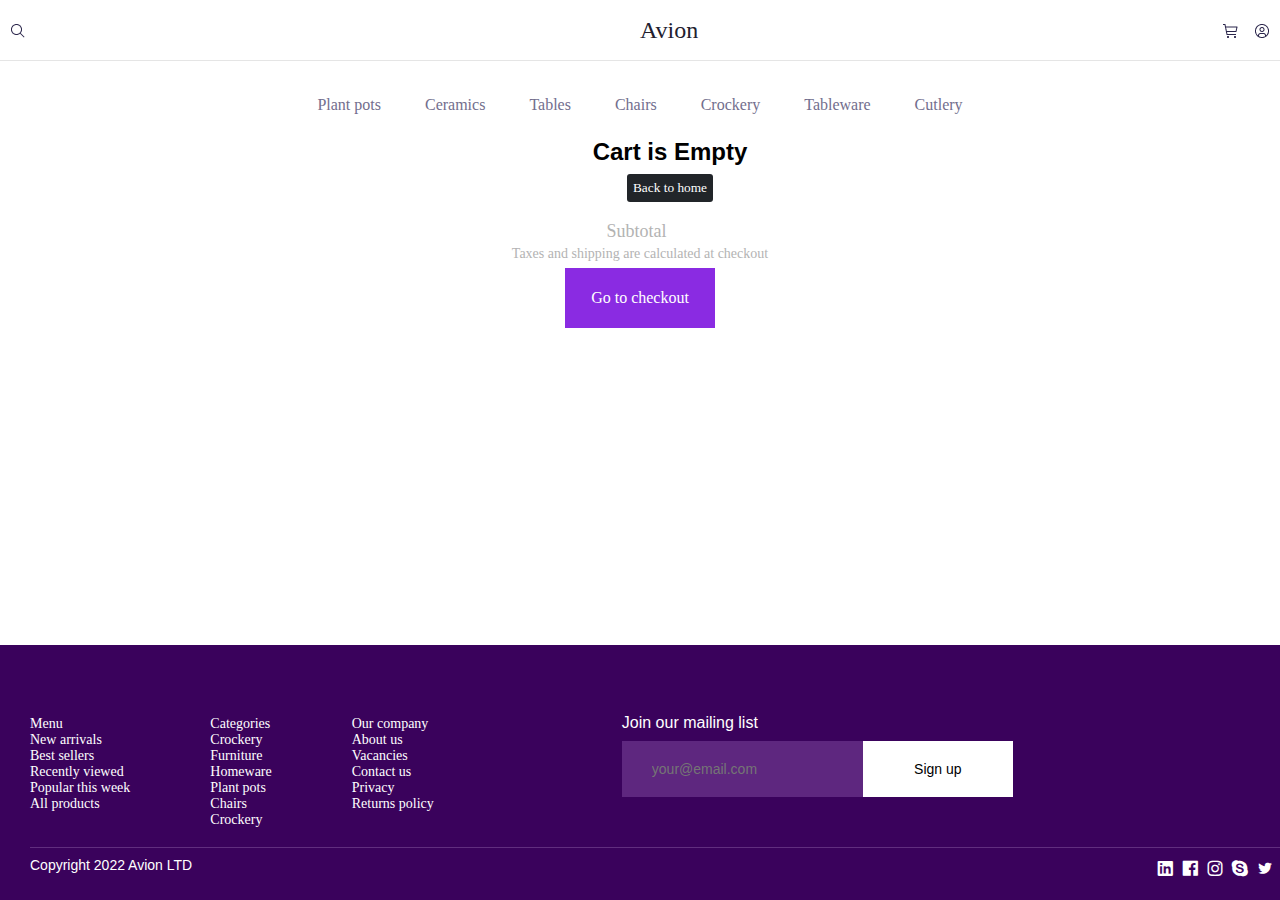
<file: cart.html>
<!DOCTYPE html>
<html lang="en">
<head>
	<meta charset="UTF-8">
	<meta http-equiv="X-UA-Compatible" content="IE=edge">
	<meta name="viewport" content="width=device-width, initial-scale=1.0">
	<link href="https://api.fontshare.com/v2/css?f[]=satoshi@400&display=swap" rel="stylesheet">
	<link href="https://api.fontshare.com/v2/css?f[]=clash-display@400,500&display=swap" rel="stylesheet">
	<link rel="stylesheet" href="css/style.min.css">
	<link rel="stylesheet" href="https://cdn.jsdelivr.net/npm/bootstrap-icons@1.10.5/font/bootstrap-icons.css">
	<title>Chairs</title>
</head>

<body>
	<div class="wrapper">
		<header class="header header_fixed">
   <div class="header__container">
		<div class="header__row">
			<div class="header__row_avion">
            <div class="header__row-search">
					<img src="img/Search.png" alt="">
				</div>
				<div class="header__row-buy">
					<div class="header__row-basket">
						<img src="img/Shopping--cart.png" alt="">
					</div>
					<div class="header__row-user">
						<img src="img/User--avatar.png" alt="">
					</div>
				</div>
				<div class="header__row-name">
					<p>Avion</p>
				</div>
			</div>
		</div>
		<div class="header__row header__row_border">
			<div class="header__row_menu">
				<nav class="header__row_nav">
               <ul class="header__row_ul">
					   <li>Plant pots</li>
						<li>Ceramics</li>
						<li>Tables</li>
						<li>Chairs</li>
						<li>Crockery</li>
						<li>Tableware</li>
						<li>Cutlery</li>
				   </ul>
				</nav>
				<div class="header__burger">
					<span></span>
					<span></span>
				</div>
			</div>
		</div>
</div>
</header>
		<main class="page">
			<div class="label">
				<div class="label__name">
               <p>Your shopping cart</p>
			   </div>
				<div class="label__parameters">
					<p>Product</p>
					<p>Quantity</p>
					<p>Total</p>
				</div>
			</div>
			<div class="cards">

			</div>
			<div class="subtotal">
            <div class="subtotal__price">
					<p>Subtotal</p>
					<p class="subtotal__amount"></p>
				</div>
				<div class="subtotal__desc">
					<p>Taxes and shipping are calculated at checkout</p>
				</div>
				<div class="subtotal__checkout">
					<button>Go to checkout</button>
				</div>
			</div>
		</main>
		<footer name="bottom" class="footer">
	<div class="footer__container">
		<div class="footer__body">
			<div class="footer__menu">
				<div class="footer__columns">
						<ul>
							<li><a href="index.html">Menu</a></li>
							<li><a href="">New arrivals</a></li>
							<li><a href="">Best sellers</a></li>
							<li><a href="">Recently viewed</a></li>
							<li><a href="">Popular this week</a></li>
							<li><a href="products.html">All products</a></li>
						</ul>
						<ul>
							<li><a href="">Categories</a></li>
							<li><a href="">Crockery</a></li>
							<li><a href="">Furniture</a></li>
							<li><a href="">Homeware</a></li>
							<li><a href="">Plant pots</a></li>
							<li><a href="chairs.html">Chairs</a></li>
							<li><a href="">Crockery</a></li>
						</ul>
						<ul>
							<li><a href="">Our company</a></li>
							<li><a href="aboutus.html">About us</a></li>
							<li><a href="">Vacancies</a></li>
							<li><a href="">Contact us</a></li>
							<li><a href="">Privacy</a></li>
							<li><a href="">Returns policy</a></li>
						</ul>
				</div>
			</div>
			<div class="footer__form">
            <p>Join our mailing list</p>
				<div class="items">
					<input type="text" placeholder="your@email.com">
				   <button>Sign up</button>
				</div>
			</div>
		</div>
		<div class="footer__copy">
			<div class="copy__body">
				<div class="copy__text">
					<p>Copyright 2022 Avion LTD</p>
				</div>
				<div class="copy__sociual">
					<ul>
						<li><a class="_icon-linkedin"></a></li>
						<li><a class="_icon-facebook"></a></li>
						<li><a class="_icon-insta"></a></li>
						<li><a class="_icon-skype"></a></li>
						<li><a class="_icon-twitter"></a></li>
						<li><a class="_icon-pinterest"></a></li>
					</ul>
				</div>
			</div>
		</div>
	</div>
</footer>
	</div>
	<script>
		let shopItemsDataTwo = [
	{
		id: "1",
		name: "The Dandy Chair",
		price: 250,
		img: "img/card.jpg"
	},
	{
		id: "2",
		name: "The Dandy chair",
		price: "250",
		img: "img/shop/01.png"
	},
	{
		id: "3",
		name: "Rustic Vase Set",
		price: "155",
		img: "img/shop/02.png"
	},
	{
		id: "4",
		name: "The Silky Vase",
		price: "125",
		img: "img/shop/03.png"
	},
	{
		id: "5",
		name: "The Lucy Lamp",
		price: "399",
		img: "img/shop/04.png"
	},
	{
		id: "6",
		name: "The Dandy chair",
		price: "250",
		img: "img/shop/01.png"
	},
	{
		id: "7",
		name: "Rustic Vase Set",
		price: "155",
		img: "img/shop/02.png"
	},
	{
		id: "8",
		name: "The Silky Vase",
		price: "125",
		img: "img/shop/03.png"
	},
	{
		id: "9",
		name: "The Lucy Lamp",
		price: "399",
		img: "img/shop/04.png"
	}
]
		
      let basket = JSON.parse(localStorage.getItem("data")) || [];
		let shoppingCards = document.querySelector('.cards');
		let label = document.querySelector('.label');
		const subtotalAmount = document.querySelector('.subtotal__amount');
         
         

		   let generateCartItems = () => {
				if(basket.length !== 0){
					return (shoppingCards.innerHTML = basket.map((x) => {
						let {id, item} = x;
						let search = shopItemsDataTwo.find((y) => y.id === id) || [];
                  return `
						<div class="cards__item">
						   <div class="cards__col">
							   <div class="cards__image">
							      <img width="100" src=${search.img}  alt="" />
						      </div>  
								<div class="cards__text">
							      <h1>${search.name}</h1>
									<p>A timeless ceramic vase with 
                           a tri color grey glaze.</p>
                           <p>$${search.price}</p>
						      </div>  
						   </div>
							<div class="cards__col">
								<div class="cards__actions">
								<i class="bi bi-dash-lg"></i>
									<div id=${id} class="quantity">${item}</div>
									<i class="bi bi-plus-lg"></i>
								</div>
							</div>
							<div class="cards__col">
                           <p id=${id} class="total">$ ${item * search.price}</p>
							</div>
						</div>
						`;
					}).join(""));
				}else{
					shoppingCards.innerHTML = ``
					label.innerHTML = `
					<div class="empty">	
						<div class="empty__wrap">
					   <h1>Cart is Empty</h1>
						<a href="chairs.html">
							<button class="HomeBtn">Back to home</button>
						</a>
					   </div>
					</div>
					`
				}
			};
			generateCartItems();

			let increment = (e) => {
	      let id = e.target.previousElementSibling;
	      let selectedItem = id;
			////FOR TOTAL PRICE
			let b = e.target.parentElement.parentElement.nextElementSibling.firstElementChild;
			let selectedTotal = b;
	      let search = basket.find((x) => x.id === selectedItem.id )
	      if(search === undefined){
         basket.push({
			id: selectedItem.id,
			item: 1,
		   });
	      }
	      else{
         search.item += 1;
	      }
	      update(selectedItem.id, selectedTotal.id);
			localStorage.setItem("data", JSON.stringify(basket));
      }

         let decrement = (e) => {
	      let id = e.target.nextElementSibling;
	      let selectedItem = id;
	      let search = basket.find((x) => x.id === selectedItem.id );
			////FOR TOTAL PRICE
			let b = e.target.parentElement.parentElement.nextElementSibling.firstElementChild;
			let selectedTotal = b;
	      if(search === undefined) return;
	      else if (search.item === 0) return;
	      else{
         search.item -= 1;
	      }
	      update(selectedItem.id, selectedTotal.id);
	      basket = basket.filter((x) => x.item !== 0);
	      //generateCartItems();/*TO COMMENT*/
			if(search.item === 0){
				let erasableElement = selectedItem.parentElement.parentElement.parentElement;
				erasableElement.style.display="none";
				TotalAmout();
				if(basket.length == 0){
               generateCartItems();
				}
			}
	      localStorage.setItem("data", JSON.stringify(basket));
         }
	      ///+
         let pluses = document.querySelectorAll('.bi-plus-lg');
         pluses.forEach((plus) => {
	      plus.addEventListener('click', increment)
         })

         ///-
         let minuses = document.querySelectorAll('.bi-dash-lg');
         minuses.forEach((minus) => {
	      minus.addEventListener('click', decrement)
         })
         let update = (id, b) => {
	      let search = basket.find((x) => x.id === id);
	      document.getElementById(id).innerHTML = search.item;
         ///FOR TOTAL PRICE
			let searchTotal = shopItemsDataTwo.find((t) => t.id === b);
			document.getElementById(b).parentElement.parentElement.nextElementSibling.firstElementChild.innerHTML = `$ ${search.item * searchTotal.price}`;
			TotalAmout();
         };

			let TotalAmout = () => {
				if(basket.length !== 0){
               let amount = basket.map((x) => {
						let { id, item} = x;
						let search = shopItemsDataTwo.find((y) => y.id === id) || [];
						return item * search.price
					}).reduce((x,y) => x + y, 0);
					subtotalAmount.innerHTML = `$ ${amount}`;
				} else return
			}

			TotalAmout();

			///BURDER
			const menu = document.querySelector('.header__row_nav');
      const burger = document.querySelector('.header__burger');
      const body = document.querySelector('body');
		const headerRowUl = document.querySelector('.header__row_ul');
      burger.addEventListener("click", function(){
	   menu.classList.toggle('active');
      burger.classList.toggle('active');
		headerRowUl.classList.toggle('active');
	   body.classList.toggle('lock');
      })
	</script>
</body>

</html>
</file>
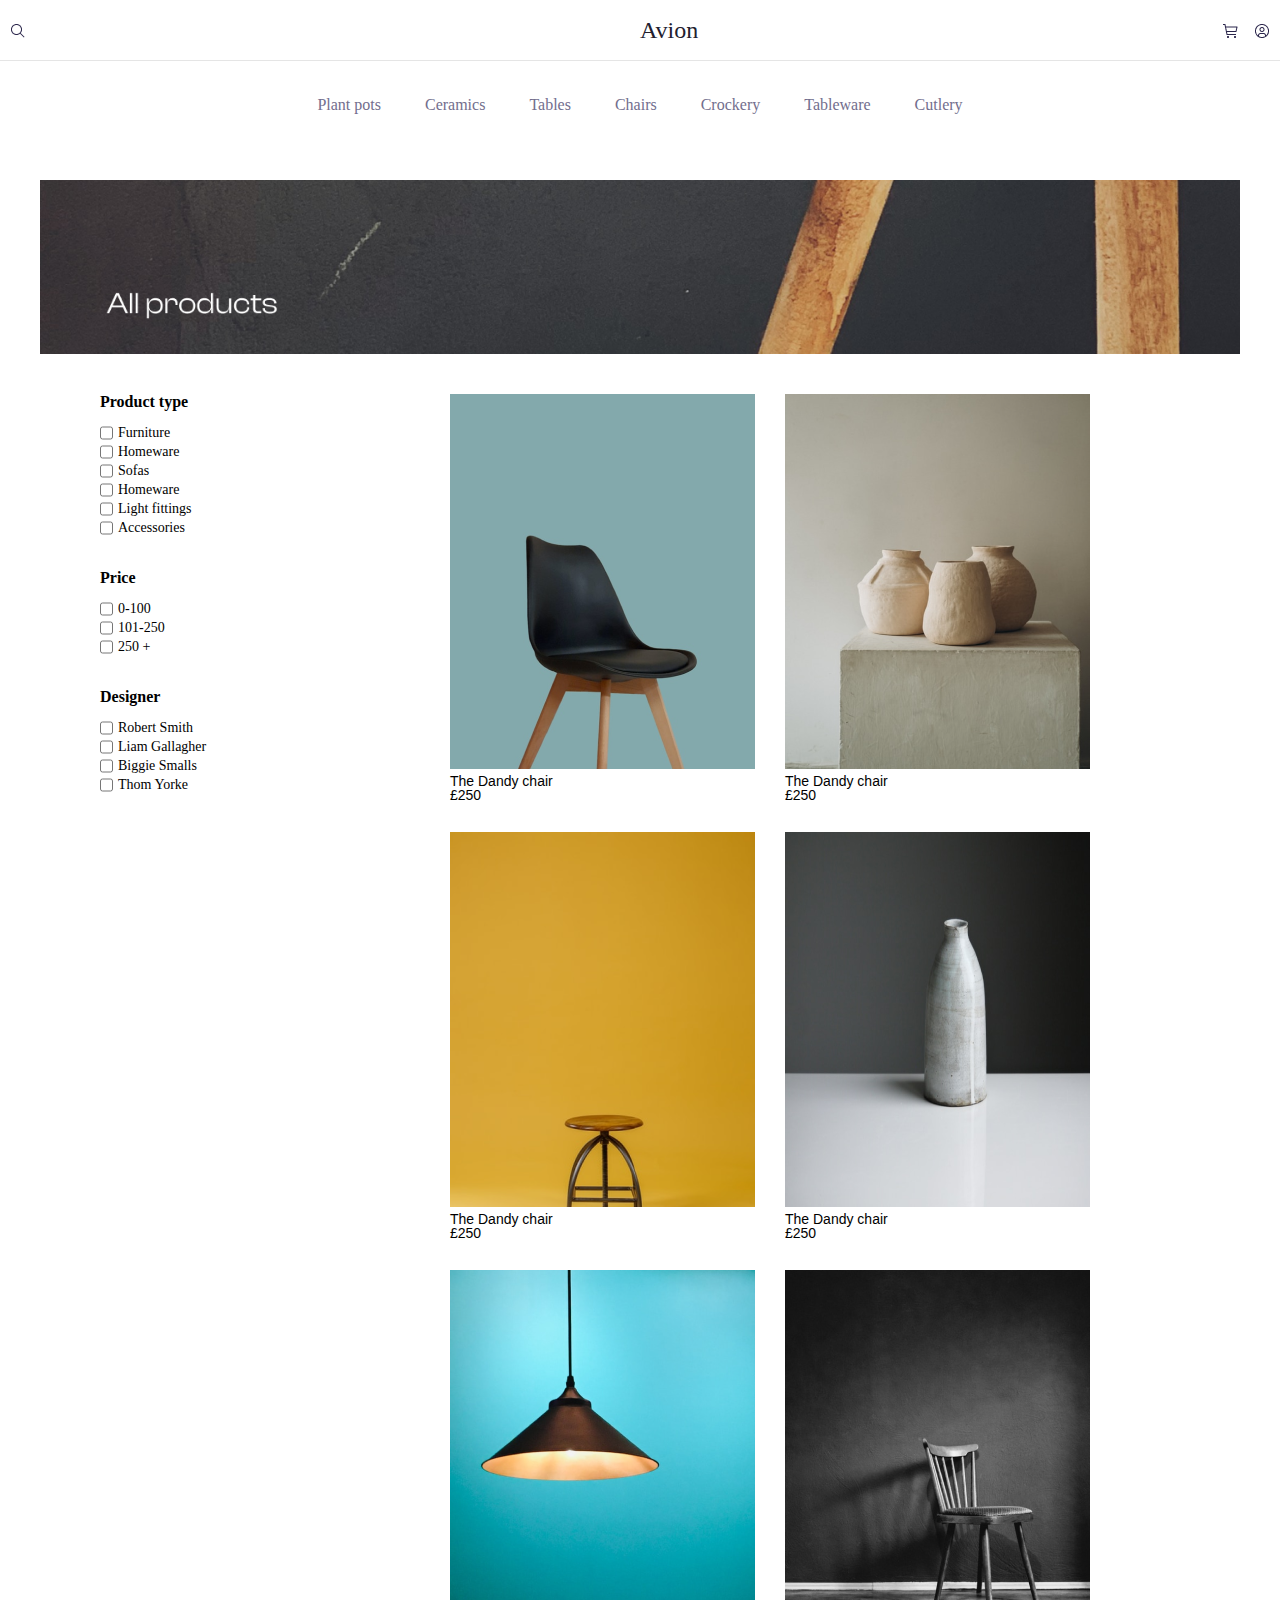
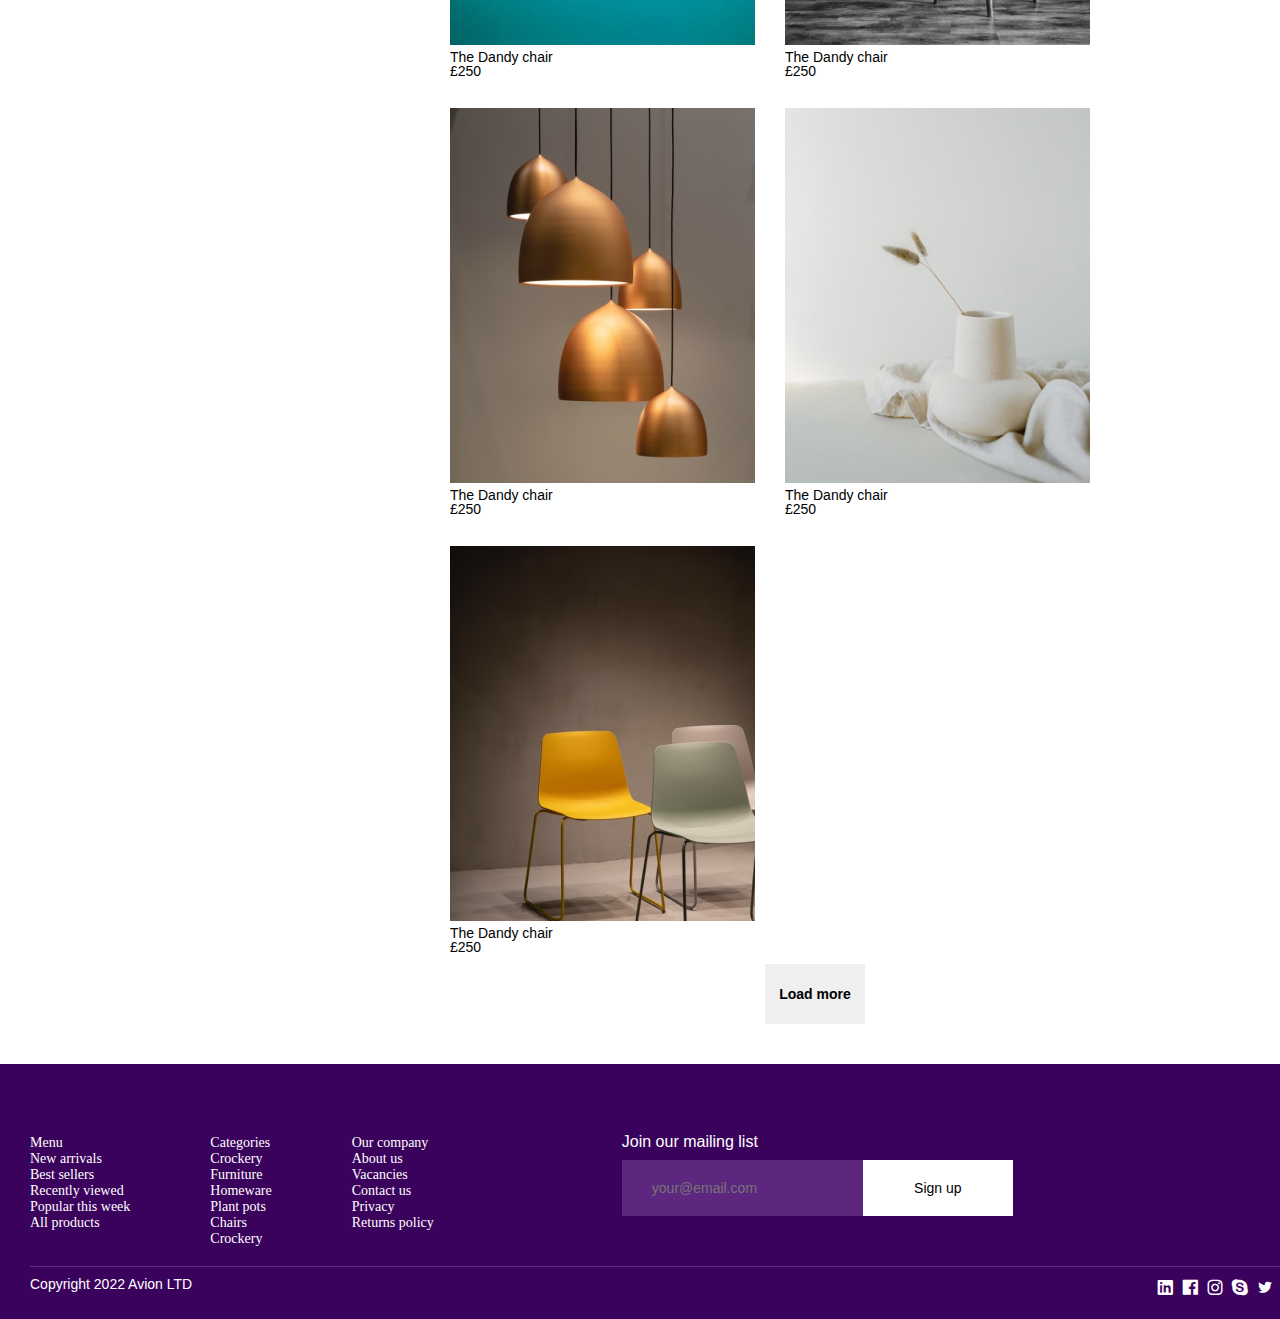
<file: products.html>
<!DOCTYPE html>
<html lang="en">
<head>
	<meta charset="UTF-8">
	<meta http-equiv="X-UA-Compatible" content="IE=edge">
	<meta name="viewport" content="width=device-width, initial-scale=1.0">
	<link href="https://api.fontshare.com/v2/css?f[]=satoshi@400&display=swap" rel="stylesheet">
	<link href="https://api.fontshare.com/v2/css?f[]=clash-display@400,500&display=swap" rel="stylesheet">
	<link rel="stylesheet" href="css/style.min.css">
	<link rel="stylesheet" href="https://cdn.jsdelivr.net/npm/bootstrap-icons@1.10.5/font/bootstrap-icons.css">
	<title>All products</title>
</head>

<body>
	<div class="wrapper">
		<header class="header header_fixed">
   <div class="header__container">
		<div class="header__row">
			<div class="header__row_avion">
            <div class="header__row-search">
					<img src="img/Search.png" alt="">
				</div>
				<div class="header__row-buy">
					<div class="header__row-basket">
						<img src="img/Shopping--cart.png" alt="">
					</div>
					<div class="header__row-user">
						<img src="img/User--avatar.png" alt="">
					</div>
				</div>
				<div class="header__row-name">
					<p>Avion</p>
				</div>
			</div>
		</div>
		<div class="header__row header__row_border">
			<div class="header__row_menu">
				<nav class="header__row_nav">
               <ul class="header__row_ul">
					   <li>Plant pots</li>
						<li>Ceramics</li>
						<li>Tables</li>
						<li>Chairs</li>
						<li>Crockery</li>
						<li>Tableware</li>
						<li>Cutlery</li>
				   </ul>
				</nav>
				<div class="header__burger">
					<span></span>
					<span></span>
				</div>
			</div>
		</div>
</div>
</header>
		<main class="page">
			<div class="products">
				<img src="img/headers.png" alt="">
			</div>
			<div class="lists">
				<div class="list__btn_first">
					<div class="list__btn_items">
					   <button>Filters</button>
					   <div class="triangle"></div>
				   </div>
					<div class="list-one">
						<div class="filters"><input type="checkbox"><p>Furniture</p></div>
						<div class="filters"><input type="checkbox"><p>Homeware</p></div>
						<div class="filters"><input type="checkbox"><p>Sofas</p></div>
					   <div class="filters"><input type="checkbox"><p>Homeware</p></div>
					</div>
				</div>
				<div class="list__btn_second">
					<div class="list__btn_items">
					   <button>Sorting</button>
					   <div class="triangle-two"></div>
				   </div>
					<div class="list-two">
						<div class="filters"><input type="checkbox"><p>Furniture</p></div>
						<div class="filters"><input type="checkbox"><p>Homeware</p></div>
						<div class="filters"><input type="checkbox"><p>Sofas</p></div>
					   <div class="filters"><input type="checkbox"><p>Homeware</p></div>
					</div>
				</div>
			</div>
			<aside class="sorts">
				<div class="sorts__columns">
					<div class="sorts__col">
						<p><b>Product type</b></p><br>
						<div class="check"><input type="checkbox"><p>Furniture</p></div>
						<div class="check"><input type="checkbox"><p>Homeware</p></div>
						<div class="check"><input type="checkbox"><p>Sofas</p></div>
						<div class="check"><input type="checkbox"><p>Homeware</p></div>
						<div class="check"><input type="checkbox"><p>Light fittings</p></div>
						<div class="check"><input type="checkbox"><p>Accessories</p></div>
					</div>
					<div class="sorts__col">
						<p><b>Price</b></p><br>
						<div class="check"><input type="checkbox"><p>0-100</p></div>
						<div class="check"><input type="checkbox"><p>101-250</p></div>
						<div class="check"><input type="checkbox"><p>250 +</p></div>
					</div>
					<div class="sorts__col">
						<p><b>Designer</b></p><br>
						<div class="check"><input type="checkbox"><p>Robert Smith</p></div>
						<div class="check"><input type="checkbox"><p>Liam Gallagher</p></div>
						<div class="check"><input type="checkbox"><p>Biggie Smalls</p></div>
						<div class="check"><input type="checkbox"><p>Thom Yorke</p></div>
					</div>
				</div>
				<div class="items">
					<div class="items__body">
						<div class="item">
							<div class="item__image">
								<img src="img/products/01.png" alt="">
							</div>
							<div class="item__name">
								<p>The Dandy chair</p>
							</div>
							<div class="item__price">
								<p>£250</p>
							</div>
						</div>
						<div class="item">
							<div class="item__image">
								<img src="img/products/02.png" alt="">
							</div>
							<div class="item__name">
								<p>The Dandy chair</p>
							</div>
							<div class="item__price">
								<p>£250</p>
							</div>
						</div>
						<div class="item">
							<div class="item__image">
								<img src="img/products/03.png" alt="">
							</div>
							<div class="item__name">
								<p>The Dandy chair</p>
							</div>
							<div class="item__price">
								<p>£250</p>
							</div>
						</div>
						<div class="item">
							<div class="item__image">
								<img src="img/products/04.png" alt="">
							</div>
							<div class="item__name">
								<p>The Dandy chair</p>
							</div>
							<div class="item__price">
								<p>£250</p>
							</div>
						</div>
						<div class="item">
							<div class="item__image">
								<img src="img/products/05.png" alt="">
							</div>
							<div class="item__name">
								<p>The Dandy chair</p>
							</div>
							<div class="item__price">
								<p>£250</p>
							</div>
						</div>
						<div class="item">
							<div class="item__image">
								<img src="img/products/06.png" alt="">
							</div>
							<div class="item__name">
								<p>The Dandy chair</p>
							</div>
							<div class="item__price">
								<p>£250</p>
							</div>
						</div>
						<div class="item">
							<div class="item__image">
								<img src="img/products/07.png" alt="">
							</div>
							<div class="item__name">
								<p>The Dandy chair</p>
							</div>
							<div class="item__price">
								<p>£250</p>
							</div>
						</div>
						<div class="item">
							<div class="item__image">
								<img src="img/products/08.png" alt="">
							</div>
							<div class="item__name">
								<p>The Dandy chair</p>
							</div>
							<div class="item__price">
								<p>£250</p>
							</div>
						</div>
						<div class="item item__none">
							<div class="item__image">
								<img src="img/products/09.png" alt="">
							</div>
							<div class="item__name">
								<p>The Dandy chair</p>
							</div>
							<div class="item__price">
								<p>£250</p>
							</div>
						</div>
					</div>
					<div class="items__load">
						<button class="btn">
							<p>Load more</p>
							<p>Hide</p>
						</button>
					</div>
					<div class="loaded">
						<div class="loaded__body">
							<div class="loaded__itm">
								<div class="loaded__image">
									<img src="img/products/07.png" alt="">
								</div>
								<div class="loaded__name">
									<p>The Dandy chair</p>
								</div>
								<div class="loaded__price">
									<p>£250</p>
								</div>
							</div>
							<div class="loaded__itm">
								<div class="loaded__image">
									<img src="img/products/08.png" alt="">
								</div>
								<div class="loaded__name">
									<p>The Dandy chair</p>
								</div>
								<div class="loaded__price">
									<p>£250</p>
								</div>
							</div>
							<div class="loaded__itm">
								<div class="loaded__image">
									<img src="img/products/09.png" alt="">
								</div>
								<div class="loaded__name">
									<p>The Dandy chair</p>
								</div>
								<div class="loaded__price">
									<p>£250</p>
								</div>
							</div>
						</div>
					</div>
				</div>
			</aside>
		</main>
		<footer name="bottom" class="footer">
	<div class="footer__container">
		<div class="footer__body">
			<div class="footer__menu">
				<div class="footer__columns">
						<ul>
							<li><a href="index.html">Menu</a></li>
							<li><a href="">New arrivals</a></li>
							<li><a href="">Best sellers</a></li>
							<li><a href="">Recently viewed</a></li>
							<li><a href="">Popular this week</a></li>
							<li><a href="products.html">All products</a></li>
						</ul>
						<ul>
							<li><a href="">Categories</a></li>
							<li><a href="">Crockery</a></li>
							<li><a href="">Furniture</a></li>
							<li><a href="">Homeware</a></li>
							<li><a href="">Plant pots</a></li>
							<li><a href="chairs.html">Chairs</a></li>
							<li><a href="">Crockery</a></li>
						</ul>
						<ul>
							<li><a href="">Our company</a></li>
							<li><a href="aboutus.html">About us</a></li>
							<li><a href="">Vacancies</a></li>
							<li><a href="">Contact us</a></li>
							<li><a href="">Privacy</a></li>
							<li><a href="">Returns policy</a></li>
						</ul>
				</div>
			</div>
			<div class="footer__form">
            <p>Join our mailing list</p>
				<div class="items">
					<input type="text" placeholder="your@email.com">
				   <button>Sign up</button>
				</div>
			</div>
		</div>
		<div class="footer__copy">
			<div class="copy__body">
				<div class="copy__text">
					<p>Copyright 2022 Avion LTD</p>
				</div>
				<div class="copy__sociual">
					<ul>
						<li><a class="_icon-linkedin"></a></li>
						<li><a class="_icon-facebook"></a></li>
						<li><a class="_icon-insta"></a></li>
						<li><a class="_icon-skype"></a></li>
						<li><a class="_icon-twitter"></a></li>
						<li><a class="_icon-pinterest"></a></li>
					</ul>
				</div>
			</div>
		</div>
	</div>
</footer>
	</div>
	<script>
		const menu = document.querySelector('.header__row_nav');
      const burger = document.querySelector('.header__burger');
      const body = document.querySelector('body');
		const headerRowUl = document.querySelector('.header__row_ul');
      burger.addEventListener("click", function(){
	   menu.classList.toggle('active');
      burger.classList.toggle('active');
		headerRowUl.classList.toggle('active');
	   body.classList.toggle('lock');
      })

		///TRIANGLE
		const triangle = document.querySelector('.triangle');
		const triangleTwo = document.querySelector('.triangle-two');
		const listOne = document.querySelector('.list-one');
		const listTwo = document.querySelector('.list-two');
		triangle.addEventListener('click', function(){
			triangle.classList.toggle('reverse');
			listOne.classList.toggle('reverse');
		})
		triangleTwo.addEventListener('click', function(){
			triangleTwo.classList.toggle('reverse');
			listTwo.classList.toggle('reverse');
		})
      ///MORE
		const loadBtn = document.querySelector('.items__load');
		const loadMore = document.querySelector('.loaded');
		const btn = document.querySelector('.btn');

		loadBtn.addEventListener('click', function(){
			loadMore.classList.toggle('more')
			btn.classList.toggle('show')
		})
	</script>
</body>

</html>
</file>
<file: css/style.min.css>
/*$fontFamily: "Heebo";

$minWidth: 320px;
$maxWidth: 1152;

$maxWidthContainer: 856;

$md1: $maxWidthContainer + 12 + px;
$md2: 991.98px;
$md3: 767.98px;
$md4: 479.98;*/
* {
  padding: 0;
  margin: 0;
  border: 0;
}

*, *:before, *:after {
  -moz-box-sizing: border-box;
  -webkit-box-sizing: border-box;
  box-sizing: border-box;
}

a:focus, a:active {
  outline: none;
}

nav, footer, header, aside {
  display: block;
}

html, body {
  height: 100%;
  width: 100%;
  font-size: 100%;
  line-height: 1;
  font-family: "Heebo";
}

input, button, texarea {
  font-family: "Heebo";
}

input::-ms-clear {
  display: none;
}

button {
  cursor: pointer;
}

button::moz-focus-inner {
  padding: 0;
  border: 0;
}

a, a:visited {
  text-decoration: none;
}

a:hover {
  text-decoration: none;
}

ul li {
  list-style: none;
}

img {
  vertical-align: top;
}

h1, h2, h3, h4, h5, h6 {
  font-size: inherit;
  font-weight: inherit;
}

@font-face {
  font-family: "icons";
  src: url("../fonts/icons.ttf?l9skxa") format("truetype"), url("../fonts/icons.woff?l9skxa") format("woff"), url("../fonts/icons.svg?l9skxa#icons") format("svg");
  font-weight: normal;
  font-style: normal;
  font-display: block;
}
[class^=_icon-]::before, [class*=" _icon-"]::before {
  /* use !important to prevent issues with browser extensions that change fonts */
  font-family: "icons" !important;
  speak: never;
  font-style: normal;
  font-weight: normal;
  font-variant: normal;
  text-transform: none;
  line-height: 1;
  /* Better Font Rendering =========== */
  -webkit-font-smoothing: antialiased;
  -moz-osx-font-smoothing: grayscale;
}

._icon-facebook:before {
  content: "\e900";
  color: #fff;
  font-size: 20px;
}

._icon-check:before {
  content: "\e901";
}

._icon-flower:before {
  content: "\e902";
}

._icon-insta:before {
  content: "\e903";
  font-size: 20px;
  color: #fff;
}

._icon-linkedin:before {
  content: "\e904";
  color: #fff;
  font-size: 20px;
}

._icon-mail:before {
  content: "\e905";
}

._icon-pinterest:before {
  content: "\e906";
  color: #fff;
  font-size: 20px;
}

._icon-skype:before {
  content: "\e907";
  color: #fff;
  font-size: 20px;
}

._icon-truck:before {
  content: "\e908";
}

._icon-twitter:before {
  content: "\e909";
  color: #fff;
  font-size: 20px;
}

.header {
  position: fixed;
  top: 0;
  left: 0;
  margin-bottom: 82px;
}
@media (min-width: 1440px) {
  .header {
    max-width: 1583px;
    padding: 0px 0px;
  }
}
.header__container {
  max-width: 1440px;
  margin: 0 auto;
}
@media (max-width: 767px) {
  .header__container {
    padding: 0px 0px 0px 0px;
    height: 13px;
  }
}
@media (min-width: 1440px) {
  .header__container {
    max-width: 1583px;
    padding: 0px 0px 0px 0px;
  }
}
.header__row {
  height: 61px;
  position: relative;
  border-bottom: 1px solid rgba(0, 0, 0, 0.1);
  margin-bottom: 33px;
}
.header__row ul {
  padding-bottom: 20px;
}
.header__row_border {
  border-bottom: none;
  height: 0;
}
.header__row_avion {
  padding-top: 23px;
  padding-left: 10px;
  padding-right: 10px;
  display: flex;
  justify-content: space-between;
}
.header__row_menu .header__burger {
  display: none;
}
@media (max-width: 767px) {
  .header__row_menu .header__burger {
    display: block;
    position: relative;
    width: 30px;
    height: 20px;
    left: 88%;
    top: -75px;
  }
  .header__row_menu .header__burger span:nth-child(1) {
    position: absolute;
    background-color: red;
    left: 0;
    width: 100%;
    height: 2px;
    top: 6px;
    transition: all 0.3s ease 0s;
  }
  .header__row_menu .header__burger span:nth-child(2) {
    position: absolute;
    background-color: red;
    left: 0;
    width: 100%;
    height: 2px;
    top: 12px;
    transition: all 0.3s ease 0s;
  }
  .header__row_menu .header__burger::before,
  .header__row_menu .header__burger::after {
    content: "";
    background-color: red;
    position: absolute;
    width: 100%;
    height: 2px;
    left: 0;
    transition: all 0.3s ease 0s;
  }
  .header__row_menu .header__burger::before {
    top: 0;
  }
  .header__row_menu .header__burger::after {
    bottom: 0;
  }
  .header__row_menu .header__burger.active::before {
    transform: rotate(45deg);
    top: 9px;
  }
  .header__row_menu .header__burger.active::after {
    transform: rotate(-45deg);
    bottom: 9px;
  }
  .header__row_menu .header__burger.active span:nth-child(1),
  .header__row_menu .header__burger.active span:nth-child(2) {
    transform: scale(0);
  }
}
@media (max-width: 767px) {
  .header__row_nav {
    padding-left: 120px;
    padding-top: 10px;
    position: fixed;
    top: -100%;
    left: 0;
    width: 100%;
    height: 100%;
    background-color: #18b5a4;
    overflow: auto;
    transition: all 0.3s ease 0s;
  }
}
.header__row_nav.active {
  top: 0;
}
.header__row_ul {
  display: flex;
  justify-content: center;
  padding-bottom: 10px;
  background-color: white;
}
.header__row_ul li {
  margin-right: 44px;
  font-family: "Satoshi";
  font-style: normal;
  font-weight: 400;
  font-size: 16px;
  line-height: 22px;
  color: #726E8D;
}
@media (max-width: 767px) {
  .header__row_ul li {
    margin-right: 14px;
    margin-bottom: 14px;
    font-size: 24px;
  }
}
@media (max-width: 767px) {
  .header__row_ul {
    flex-direction: column;
  }
}
.header__row li:last-child {
  margin-right: 0px;
}
@media (max-width: 767px) {
  .header__row {
    border-bottom: none;
  }
}
@media (max-width: 767px) {
  .header__row-search {
    position: relative;
    left: 80%;
  }
}
.header__row-basket {
  margin-right: 15px;
}
.header__row-buy {
  display: flex;
}
@media (max-width: 767px) {
  .header__row-buy {
    display: none;
  }
}
.header__row-name {
  position: absolute;
  left: 50%;
  top: 25%;
}
.header__row-name p {
  font-family: "Clash Display";
  font-style: normal;
  font-weight: 400;
  font-size: 24px;
  line-height: 30px;
  color: #22202E;
}
@media (max-width: 767px) {
  .header__row-name {
    left: 2%;
  }
}

@media (max-width: 767px) {
  body.lock {
    overflow: hidden;
  }
}
.header__row_ul.active {
  background-color: transparent;
}

.page_f {
  max-width: 1280px;
  margin: 0 auto;
}

.footer {
  background-color: rgb(58, 2, 92);
}
@media (min-width: 768) {
  .footer {
    width: 100px;
  }
}
@media (min-width: 1440px) {
  .footer {
    min-width: 1573px;
    padding-left: 10px;
  }
}
.footer__container {
  padding: 70px 20px 20px 30px;
}
.footer__body {
  display: flex;
}
@media (max-width: 767px) {
  .footer__body {
    flex-direction: column;
  }
}
.footer__menu {
  flex: 0 1 46.6%;
}
.footer__columns {
  display: flex;
}
.footer__columns ul {
  margin-right: 80px;
}
.footer__columns ul li a {
  color: #fff;
  font-size: 14px;
}
@media (max-width: 767px) {
  .footer__columns ul {
    padding-bottom: 15px;
  }
}
@media (max-width: 767px) {
  .footer__columns {
    flex-wrap: wrap;
  }
}
.footer__form p {
  font-family: "Clash Display", sans-serif;
  font-style: normal;
  color: #fff;
  margin-bottom: 10px;
}
.footer__form input {
  display: inline-block;
  max-width: 350px;
  padding: 20px 30px;
  font-size: 14px;
  font-family: "Clash Display", sans-serif;
  font-style: normal;
  border: none;
  outline: none;
  background-color: rgba(200, 149, 231, 0.253);
}
.footer__form button {
  background-color: white;
  width: 150px;
  padding: 20px 30px;
  font-size: 14px;
  font-family: "Satoshi", sans-serif;
  font-style: normal;
}
.footer__form .items {
  display: flex;
}
@media (max-width: 767px) {
  .footer__form input {
    display: inline-block;
    width: 250px;
    padding: 0px 15px;
    font-size: 12px;
    height: 50px;
  }
  .footer__form button {
    width: 100px;
    padding: 0px 10px;
    font-size: 12px;
    font-family: "Satoshi", sans-serif;
    font-style: normal;
  }
}

.footer__copy {
  margin-top: 20px;
  padding-top: 10px;
  border-top: 1px solid rgba(212, 178, 233, 0.253);
}

.copy__sociual ul {
  display: flex;
  gap: 5px;
}

.copy__body {
  display: flex;
  justify-content: space-between;
}
.copy__text p {
  color: #fff;
  font-size: 14px;
  font-family: "Satoshi", sans-serif;
  font-style: normal;
}
.header__blog {
  position: fixed;
  z-index: 1;
  top: 0;
  left: 0;
  max-width: 100vw;
}

.header__advertise {
  display: flex;
  font-family: "Clash Dispaly", sans-serif;
  padding: 15px 10px;
  background-color: blueviolet;
  color: #fff;
  justify-content: space-around;
  position: relative;
  z-index: 100;
}
@media (max-width: 767px) {
  .header__advertise {
    min-width: 100%;
    border: none;
  }
}
.header__advertise.remove {
  display: none;
}
.advertise-text p {
  font-size: 0.9rem;
}

.advertise-close {
  position: absolute;
  top: 10;
  right: 10px;
  color: #fff;
  cursor: pointer;
}

.built {
  margin-top: 200px;
  padding: 15px;
  margin-bottom: 30px;
}
@media (max-width: 767px) {
  .built {
    max-height: 100px;
  }
}
@media (max-width: 767px) {
  .built {
    margin-top: 200px;
  }
}
@media (min-width: 1440px) {
  .built {
    min-width: 1583px;
  }
}
.built__name p {
  font-size: 28px;
  font-family: "Clash Dispaly", sans-serif;
  font-weight: 400;
  text-align: center;
  letter-spacing: 2px;
}
@media (max-width: 767px) {
  .built__name p {
    font-size: 14px;
  }
}

.header__about .header__menu-hidden {
  position: absolute;
  top: -10000%;
  left: 0;
  z-index: 3000;
  min-width: 100%;
  min-height: 100vh;
  background-color: rgb(106, 240, 177);
  padding-left: 150px;
  padding-top: 100px;
  overflow: auto;
  transition: all 0.8s ease 0s;
}
.header__about .header__menu-hidden nav ul li {
  margin-bottom: 20px;
}
.header__about .header__menu-hidden nav ul li a {
  color: rgb(133, 133, 133);
  font-size: 40px;
  font-family: "Satoshi" sans-serif;
}
.header__about .header__menu-hidden nav ul li:last-child {
  margin-bottom: 0;
}
.header__about .header__menu-hidden.active {
  top: 0;
}
.header__contact {
  display: flex;
  flex-direction: row;
  justify-content: space-between;
  padding: 20px 10px;
  background-color: white;
}
.header__contact_burger .header__burger_about {
  display: none;
}
@media (max-width: 767px) {
  .header__contact_burger .header__burger_about {
    display: block;
    position: relative;
    width: 30px;
    height: 20px;
    left: 0;
    top: 0px;
    z-index: 10000;
  }
  .header__contact_burger .header__burger_about span:nth-child(1) {
    position: absolute;
    background-color: red;
    left: 0;
    width: 100%;
    height: 2px;
    top: 6px;
    transition: all 0.3s ease 0s;
  }
  .header__contact_burger .header__burger_about span:nth-child(2) {
    position: absolute;
    background-color: red;
    left: 0;
    width: 100%;
    height: 2px;
    top: 12px;
    transition: all 0.3s ease 0s;
  }
  .header__contact_burger .header__burger_about::before,
  .header__contact_burger .header__burger_about::after {
    content: "";
    background-color: red;
    position: absolute;
    width: 100%;
    height: 2px;
    left: 0;
    transition: all 0.3s ease 0s;
  }
  .header__contact_burger .header__burger_about::before {
    top: 0;
  }
  .header__contact_burger .header__burger_about::after {
    bottom: 0;
  }
  .header__contact_burger .header__burger_about.active::before {
    transform: rotate(45deg);
    top: 9px;
  }
  .header__contact_burger .header__burger_about.active::after {
    transform: rotate(-45deg);
    bottom: 9px;
  }
  .header__contact_burger .header__burger_about.active span:nth-child(1),
  .header__contact_burger .header__burger_about.active span:nth-child(2) {
    transform: scale(0);
  }
}
.header__contact_one p {
  font-size: 24px;
  font-family: "Clash Dispaly", sans-serif;
  font-weight: 400;
}
.header__contact_two nav ul {
  display: flex;
}
.header__contact_two nav ul li {
  margin-right: 15px;
}
.header__contact_two nav ul li a {
  font-size: 16px;
  font-family: "Clash Dispaly", sans-serif;
  font-weight: 400;
  color: rgb(128, 127, 127);
}
.header__contact_two nav ul li img {
  width: 18px;
  height: 18px;
  color: black;
}
.header__contact_two nav ul li:nth-child(4),
.header__contact_two nav ul li:nth-child(5),
.header__contact_two nav ul li:nth-child(6) {
  margin-right: 10px;
}
.header__contact_two nav ul li:nth-child(6) {
  margin-right: 0px;
}
@media (max-width: 767px) {
  .header__contact_two {
    display: none;
  }
}
.header__choises {
  background-color: rgb(226, 221, 221);
  padding: 15px 0;
}
@media (max-width: 767px) {
  .header__choises {
    padding-left: 30px;
    overflow-x: scroll;
  }
}
.header__choises nav {
  display: flex;
  justify-content: center;
  align-items: center;
}
.header__choises nav ul {
  display: flex;
  gap: 10px;
}
.header__choises nav ul li a {
  font-size: 14px;
  font-family: "Clash Dispaly", sans-serif;
  font-weight: 400;
  color: rgb(128, 127, 127);
}

/**
*!BURDER
**/
/**
.header__burger_about{
			display: none;
		}
		@media(max-width:767px){
			.header__burger_about{
				display: block;
				position: relative;
				width: 30px;
				height: 20px;
				left: 90%;
				top: -75px;
			}
			.header__burger_about span:nth-child(1){
				position: absolute;
				background-color: red;
				left: 0;
				width: 100%;
				height: 2px;
				top: 6px;
				transition: all 0.3s ease 0s;
			}
			.header__burger_about span:nth-child(2){
				position: absolute;
				background-color: red;
				left: 0;
				width: 100%;
				height: 2px;
				top: 12px;
				transition: all 0.3s ease 0s;
			}
			.header__burger_about::before,
			.header__burger_about::after
			{
				content: '';
				background-color: red;
				position: absolute;
				width: 100%;
				height: 2px;
				left: 0;
				transition: all 0.3s ease 0s;
			}
			.header__burger_about::before{
				top: 0;
			}
			.header__burger_about::after{
				bottom: 0;
			}

			.header__burger_about.active::before{
            transform: rotate(45deg);
				top: 9px;
			}
			.header__burger_about.active::after{
            transform: rotate(-45deg);
				bottom: 9px;
			}
			.header__burger_about.active span:nth-child(1),
			.header__burger_about.active span:nth-child(2) {
				transform: scale(0);
			}
		}
**/
.products {
  margin-top: 180px;
}
@media (min-width: 1440px) {
  .products {
    min-width: 1583px;
  }
}
.products img {
  width: 100%;
}
@media (min-width: 1440px) {
  .products {
    min-width: 1583px;
  }
}
@media (max-width: 767px) {
  .products {
    max-width: 767px;
    margin-top: 100px;
  }
}

.lists {
  margin-top: 25px;
  display: flex;
  justify-content: center;
  gap: 25px;
  display: none;
}
@media (max-width: 767px) {
  .lists {
    margin-top: 55px;
  }
}
@media (max-width: 767px) {
  .lists {
    display: flex;
  }
}
.lists .list__btn_first {
  position: relative;
}
@media (max-width: 767px) {
  .lists .list__btn_first {
    max-width: 100px;
  }
}
.lists .list__btn_first .list-one {
  display: none;
  background-color: rgb(167, 156, 156);
  padding: 5px;
  transition: all 0.8s ease 0s;
}
.lists .list__btn_first .list-one .filters {
  display: flex;
}
.lists .list__btn_first .list-one .filters input {
  margin-right: 5px;
}
.lists .list__btn_first .list-one.reverse {
  display: block;
}
.lists .list__btn_first .list__btn_items button {
  padding: 20px 32px;
}
.lists .list__btn_first .list__btn_items .triangle {
  position: absolute;
  top: 23px;
  right: 10px;
  width: 0;
  height: 0;
  border-left: 5px solid transparent;
  border-right: 5px solid transparent;
  border-top: 10px solid rgb(59, 59, 59);
  transition: all 0.3s ease 0s;
  cursor: pointer;
}
.lists .list__btn_first .list__btn_items .triangle.reverse {
  border-top: none;
  border-bottom: 10px solid rgb(59, 59, 59);
}
.lists .list__btn_second {
  position: relative;
}
@media (max-width: 767px) {
  .lists .list__btn_second {
    max-width: 100px;
  }
}
.lists .list__btn_second .list-two {
  display: none;
  background-color: rgb(167, 156, 156);
  padding: 5px;
  transition: all 0.9s ease 0s;
}
.lists .list__btn_second .list-two .filters {
  display: flex;
}
.lists .list__btn_second .list-two .filters input {
  margin-right: 5px;
}
.lists .list__btn_second .list-two.reverse {
  display: block;
}
.lists .list__btn_second .list__btn_items button {
  padding: 20px 30px;
}
.lists .list__btn_second .list__btn_items .triangle-two {
  position: absolute;
  top: 23px;
  right: 10px;
  width: 0;
  height: 0;
  border-left: 5px solid transparent;
  border-right: 5px solid transparent;
  border-top: 10px solid rgb(59, 59, 59);
  transition: all 0.3s ease 0s;
  cursor: pointer;
}
.lists .list__btn_second .list__btn_items .triangle-two.reverse {
  border-top: none;
  border-bottom: 10px solid rgb(59, 59, 59);
}

.lists.active {
  opacity: 0;
}

.sorts {
  display: flex;
  justify-content: center;
  gap: 200px;
  padding: 40px 60px;
}
@media (max-width: 767px) {
  .sorts {
    gap: 0px;
    padding: 40px 20px;
    margin-left: 15px;
  }
}
@media (max-width: 767px) {
  .sorts__columns {
    display: none;
  }
}
.sorts__col {
  font-family: "Clash Dispaly " sans-serif;
  min-width: 150px;
  margin-bottom: 35px;
}
@media (max-width: 767px) {
  .sorts__col {
    width: 150px;
  }
}
.sorts__col .check {
  display: flex;
  margin-bottom: 5px;
}
.sorts__col .check input {
  margin-right: 5px;
}
.sorts__col .check p {
  font-family: "Clash Dispaly " sans-serif;
  font-size: 14px;
}

.items__body {
  display: flex;
  flex-wrap: wrap;
  gap: 30px;
}
@media (max-width: 767px) {
  .items__body {
    gap: 10px;
    justify-content: center;
  }
}
.items__load {
  margin-top: 10px;
  display: flex;
  justify-content: center;
}
.items__load button {
  width: 100px;
  height: 60px;
}
.items__load button p {
  font-size: 14px;
  font-family: "Clash Dispaly", sans-serif;
  font-weight: 600;
}
.items__load button p:first-child {
  display: block;
}
.items__load button p:last-child {
  display: none;
}
.items__load .btn.show p:first-child {
  display: none;
}
.items__load .btn.show p:last-child {
  display: block;
}

.item {
  width: 305px;
  display: flex;
  flex-direction: column;
}
@media (max-width: 767px) {
  .item {
    max-width: 160px;
  }
}
.item__image {
  flex: 1 1 305px;
}
@media (max-width: 767px) {
  .item__image {
    flex: 1 1 200px;
  }
}
.item__image img {
  width: 100%;
  height: 100%;
  object-fit: cover;
}
.item__name p {
  margin-top: 5px;
  font-size: 14px;
  font-family: "Clash Dispaly", sans-serif;
  font-weight: 500;
}
.item__price p {
  font-size: 14px;
  font-family: "Clash Dispaly", sans-serif;
  font-weight: 500;
}

@media (max-width: 767px) {
  .item__none {
    display: none;
  }
}

.loaded {
  margin-top: 30px;
  display: none;
  transition: all 3s ease 5s;
}
.loaded__body {
  display: flex;
  gap: 30px;
}
@media (max-width: 767px) {
  .loaded__body {
    flex-wrap: wrap;
    padding-left: 15px;
  }
}
.loaded__itm {
  flex: 0 1 305px;
}
.loaded__image {
  display: flex;
  flex-direction: column;
  flex: 0 1 305px;
}
.loaded__image img {
  width: 100%;
  height: 100%;
  object-fit: cover;
}
.loaded__name p {
  margin-top: 5px;
  font-size: 14px;
  font-family: "Clash Dispaly", sans-serif;
  font-weight: 500;
}
.loaded.more {
  display: block;
}

.header_fixed {
  position: fixed;
  top: 0;
  left: 0;
  z-index: 1;
  background-color: #fff;
  height: 100px;
}

.chairs {
  background-color: rgb(238, 238, 241);
}
.chairs__body {
  min-width: 100vw;
  margin-top: 100px;
  display: flex;
}
@media (max-width: 767px) {
  .chairs__body {
    flex-direction: column;
  }
}
.chairs__item {
  flex: 0 1 50%;
}
.chairs__item-p {
  padding: 50px 90px;
  align-self: flex-end;
}
@media (max-width: 767px) {
  .chairs__item-p {
    padding: 10px 30px;
    align-self: center;
  }
}
.chairs__image {
  flex: 0 1 50%;
  position: relative;
  padding-bottom: 95.894%;
}
.chairs__image img {
  position: absolute;
  top: 0;
  left: 0;
  width: 100%;
  height: 100%;
  object-fit: cover;
}
.chairs__name {
  margin-bottom: 30px;
}
.chairs__name p {
  font-size: 30px;
  font-family: "Clash Display", sans-serif;
}
.chairs__price {
  margin-bottom: 30px;
}
.chairs__price p {
  font-size: 16px;
  color: rgb(138, 138, 138);
  font-family: "Clash Display", sans-serif;
}
.chairs__text p {
  font-family: "Satoshi", sans-serif;
  font-size: 18px;
  margin-top: 20px;
  padding-right: 15px;
}
.chairs__text nav {
  margin-top: 30px;
}
.chairs__text nav ul {
  position: relative;
}
.chairs__text nav ul li {
  font-family: "Satoshi", sans-serif;
  font-size: 16px;
}
.chairs__text nav ul li::before {
  content: "";
  position: absolute;
  width: 6px;
  height: 6px;
  background-color: black;
  border-radius: 50%;
  left: -10px;
}
.chairs__text .chairs__hidden {
  display: none;
}
@media (max-width: 767px) {
  .chairs__text .chairs__hidden {
    display: block;
    margin-left: 60px;
  }
}
.chairs__parameters {
  display: flex;
}
.chairs__parameters h4 {
  font-family: "Satoshi", sans-serif;
  font-size: 14px;
  margin-bottom: 15px;
  font-weight: 600;
}
.chairs__height {
  margin-right: 10px;
}
.chairs__width {
  margin-right: 10px;
}
.chairs__buttons {
  display: flex;
  margin-top: 55px;
  justify-content: space-between;
  align-items: center;
}
@media (max-width: 767px) {
  .chairs__buttons {
    flex-direction: column;
    margin-top: 25px;
  }
}
.chairs__amount {
  display: flex;
  gap: 0px;
  padding: 10px 36px;
}
.chairs__amount p {
  font-family: "Satoshi", sans-serif;
  font-size: 16px;
  padding-top: 10px;
  margin-right: 10px;
}
.chairs__amount i {
  padding: 10px 20px;
  background-color: rgb(201, 200, 200);
}
.chairs__amount div {
  background-color: rgb(201, 200, 200);
  padding-top: 10px;
}
@media (max-width: 767px) {
  .chairs__amount {
    gap: 0px;
  }
  .chairs__amount p {
    display: none;
  }
  .chairs__amount p {
    font-family: "Satoshi", sans-serif;
    font-size: 16px;
    padding-top: 10px;
    margin-right: 10px;
  }
  .chairs__amount i {
    padding: 10px 23px;
    background-color: rgb(201, 200, 200);
  }
}
.chairs__add button {
  padding: 20px 30px;
  background-color: rgb(87, 36, 153);
  font-family: "Satoshi", sans-serif;
  font-size: 14px;
  color: rgb(240, 238, 238);
}

.header__show {
  display: block;
  position: absolute;
  width: 100%;
  height: 100vh;
  top: -100vh;
  left: 0;
  background-color: aqua;
  z-index: 222;
  overflow: auto;
  padding-left: 120px;
  padding-top: 30px;
  font-size: 30px;
  transition: all 0.4s ease 0s;
}
.header__show nav ul {
  margin-right: 80px;
}
.header__show nav ul li {
  margin-bottom: 20px;
}
.header__show.active {
  top: 0;
}
.header__advertise.active {
  display: none;
}
.header__body {
  display: flex;
  justify-content: space-between;
  padding: 30px 50px;
  padding-bottom: 0;
  position: relative;
  z-index: 222;
  background-color: #fff;
  min-width: 100vw;
}
@media (max-width: 767px) {
  .header__body {
    justify-content: space-around;
    padding: 30px 0px;
  }
}
.header__body .header__sandwitch {
  display: none;
}
@media (max-width: 767px) {
  .header__body body.lock {
    overflow: hidden;
  }
  .header__body .header__sandwitch {
    display: block;
    position: relative;
    width: 30px;
    height: 20px;
    left: -1px;
    top: 0px;
  }
  .header__body .header__sandwitch span:nth-child(1) {
    position: absolute;
    background-color: red;
    left: 0;
    width: 100%;
    height: 2px;
    top: 6px;
    transition: all 0.3s ease 0s;
  }
  .header__body .header__sandwitch span:nth-child(2) {
    position: absolute;
    background-color: red;
    left: 0;
    width: 100%;
    height: 2px;
    top: 12px;
    transition: all 0.3s ease 0s;
  }
  .header__body .header__sandwitch::before,
  .header__body .header__sandwitch::after {
    content: "";
    background-color: red;
    position: absolute;
    width: 100%;
    height: 2px;
    left: 0;
    transition: all 0.3s ease 0s;
  }
  .header__body .header__sandwitch::before {
    top: 0;
  }
  .header__body .header__sandwitch::after {
    bottom: 0;
  }
  .header__body .header__sandwitch.active::before {
    transform: rotate(45deg);
    top: 9px;
  }
  .header__body .header__sandwitch.active::after {
    transform: rotate(-45deg);
    bottom: 9px;
  }
  .header__body .header__sandwitch.active span:nth-child(1),
  .header__body .header__sandwitch.active span:nth-child(2) {
    transform: scale(0);
  }
}
.header__name.active {
  opacity: 0;
}
.header__name p {
  font-size: 18px;
  font-family: "Satoshi", sans-serif;
}
@media (max-width: 767px) {
  .header__name {
    margin-right: 80px;
  }
}
@media (max-width: 767px) {
  .header__categories nav {
    display: none;
  }
}
.header__categories nav ul {
  display: flex;
}
.header__categories nav ul li {
  margin-right: 10px;
}
.header__categories nav ul li a {
  font-size: 16px;
  font-family: "Satoshi", sans-serif;
  color: rgb(172, 172, 172);
}
.header__categories nav ul li:last-child {
  margin-right: 0px;
}
@media (max-width: 767px) {
  .header__categories {
    overflow-x: auto;
  }
}
.header__lodos a {
  color: black;
}
.header__lodos.active {
  opacity: 0;
}
@media (max-width: 767px) {
  .header__lodos {
    margin-left: 90px;
  }
}
.header__lodos i {
  margin-right: 5px;
}
.header__lodos i:last-child {
  margin-right: 0px;
}

.header_sm {
  height: 50px;
}

.also {
  display: flex;
  flex-direction: column;
  align-items: center;
}
.also__name {
  align-self: flex-start;
  margin-left: 150px;
}
.also__name p {
  padding: 20px 0px;
  font-size: 24px;
  font-family: "Clash Dispaly", sans-serif;
  color: rgba(70, 56, 56, 0.986);
}
.also__items {
  display: flex;
  flex-wrap: wrap;
  gap: 20px;
  justify-content: center;
}
@media (max-width: 767px) {
  .also__items {
    flex-wrap: wrap;
    padding: 0px;
  }
}
@media (max-width: 767px) {
  .also__item {
    padding: 0px 10px;
    display: flex;
    flex-direction: column;
  }
}
@media (max-width: 767px) {
  .also__image {
    flex: 0 1 100%;
    position: relative;
    padding-bottom: 120%;
  }
  .also__image img {
    position: absolute;
    top: 0;
    left: 0;
    width: 100%;
    height: 100%;
    object-fit: cover;
  }
}
.also__describe {
  margin: 10px 0px;
}
.also__describe p {
  font-size: 16px;
  font-family: "Clash Dispaly", sans-serif;
  color: rgba(70, 56, 56, 0.986);
}
.also__price {
  margin-bottom: 10px;
}
.also__price p {
  font-size: 16px;
  font-family: "Clash Dispaly", sans-serif;
  color: rgba(70, 56, 56, 0.986);
}
.also__btn {
  align-items: center;
  margin: 30px 0px 30px 600px;
}
@media (min-width: 768px) {
  .also__btn {
    margin: 30px 0px 30px 45%;
  }
}
.also__btn button {
  padding: 20px 30px;
  font-size: 14px;
  font-family: "Clash Dispaly", sans-serif;
}
@media (max-width: 767px) {
  .also__btn {
    margin: 30px 0px 30px 40%;
  }
}
.also__btn P:first-child {
  display: inline-block;
}
.also__btn p:last-child {
  display: none;
}
.also__btn.active {
  margin-left: 750px;
}
@media (max-width: 767px) {
  .also__btn.active {
    margin: 30px 0px 30px 195px;
  }
}
.also__btn.active P:first-child {
  display: none;
}
.also__btn.active p:last-child {
  display: inline-block;
}
.also__items-hide {
  display: none;
}
.also__items-hide.active {
  display: flex;
  flex-direction: column;
  margin-top: 20px;
}
.also__actions {
  display: flex;
  justify-content: space-between;
  display: none;
}
.also__actions p {
  font-size: 16px;
  font-family: "Clash Dispaly", sans-serif;
  color: rgba(70, 56, 56, 0.986);
}
.also__actions.active {
  display: block;
}
.also__amount {
  display: flex;
  gap: 10px;
  margin-bottom: 5px;
}
.also__amount p {
  margin-bottom: 10px;
}
.also__add button {
  font-size: 14px;
  font-family: "Clash Dispaly", sans-serif;
  color: rgba(128, 35, 35, 0.986);
  padding: 10px 20px;
  background-color: rgb(124, 70, 185);
}

.header__body.active {
  background-color: transparent;
}

.header__body {
  min-width: 100vw;
  padding-bottom: 20px;
}

header {
  min-width: 100%;
  padding: 0;
  margin: 0;
}

.header__container {
  margin: 0;
  padding: 0;
}

@media (min-width: 768px) and (max-width: 1094px) {
  .store {
    margin-left: 150px;
  }
}
@media (min-width: 768px) and (max-width: 1094px) and (max-width: 930px) {
  .store {
    margin-left: 200px;
  }
}
@media (min-width: 768px) and (max-width: 1094px) {
  .different__modified {
    margin-left: 150px;
  }
}
@media (min-width: 768px) and (max-width: 1094px) and (max-width: 930px) {
  .different__modified {
    margin-left: 200px;
  }
}
@media (min-width: 768px) and (max-width: 1094px) {
  .join__modified {
    margin-left: 150px;
  }
}
@media (min-width: 768px) and (max-width: 1094px) and (max-width: 930px) {
  .join__modified {
    margin-left: 200px;
  }
}
/**
*!rules for some buttons and label
**/
html, body {
  height: 100%;
}

.wrapper {
  min-height: 100%;
  display: flex;
  flex-direction: column;
}

main {
  flex: 1 1 auto;
}

.label {
  margin-bottom: 20px;
  margin-left: 180px;
}
@media (max-width: 1439px) {
  .label {
    margin-left: 60px;
  }
}
@media (max-width: 767px) {
  .label {
    margin-left: 10px;
    padding: 10px 15px;
  }
}
.label__name p {
  font-size: 28px;
  font-family: "Clash Display", sans-serif;
}
.label__parameters {
  margin-top: 30px;
  display: flex;
  justify-content: space-between;
  max-width: 1220px;
  padding-bottom: 10px;
  border-bottom: 2px solid #8a8b8a;
}
@media (max-width: 767px) {
  .label__parameters {
    display: none;
  }
}
@media (max-width: 1440px) {
  .label__parameters {
    justify-content: space-around;
  }
}
.label__parameters p {
  font-size: 16px;
  font-family: "Satoshi", sans-serif;
}
.label__parameters p:nth-child(2) {
  margin-left: 350px;
}

@media (max-width: 767px) {
  .cards__item {
    display: flex;
    flex-wrap: wrap;
  }
}

@media (max-width: 767px) {
  .cards__col:nth-child(3) {
    display: none;
  }
}
.cards__text h1, .cards__text p {
  font-family: "Satoshi" sans-serif;
  font-weight: 500;
  font-size: 20px;
  margin-bottom: 7px;
}
.cards__text p {
  padding-right: 7px;
}

.HomeBtn {
  background-color: #212529;
  color: white;
  border: none;
  padding: 6px;
  border-radius: 3px;
  cursor: pointer;
  margin-top: 10px;
}

.empty {
  display: flex;
  justify-content: center;
  max-width: 1220px;
}

.empty__wrap {
  display: flex;
  flex-direction: column;
  justify-content: center;
  align-items: center;
}
.empty__wrap h1 {
  font-size: 24px;
  font-weight: 600;
  font-family: "Clash Display", sans-serif;
}

.cards__item {
  display: flex;
  flex-direction: row;
  justify-content: space-around;
}
@media (max-width: 767px) {
  .cards__item {
    max-width: 1220px;
    justify-content: flex-start;
    padding-left: 20px;
  }
}

.label {
  margin-top: 85px;
}
@media (min-width: 768px) {
  .label {
    margin-top: 140px;
    min-width: 70vw;
  }
}

.cards__col {
  display: flex;
  gap: 5px;
  margin-bottom: 20px;
}

.cards__actions {
  display: flex;
}

.cards {
  display: flex;
  flex-direction: column;
}

.subtotal {
  display: flex;
  flex-direction: column;
  align-items: center;
  padding: 0px 180px;
}
@media (max-width: 347px) {
  .subtotal {
    margin-right: 20px;
  }
}
@media (max-width: 767px) {
  .subtotal {
    max-width: 100vw;
  }
}
.subtotal__price {
  display: flex;
  gap: 7px;
}
.subtotal__price p:nth-child(1) {
  font-family: "Clash Dispaly" sans-serif;
  font-weight: 500;
  font-size: 18px;
  margin-bottom: 7px;
  color: #b3b3b3;
}
.subtotal__price p:nth-child(2) {
  font-family: "Satoshi" sans-serif;
  font-weight: 500;
  font-size: 18px;
  margin-bottom: 7px;
}
.subtotal__desc p {
  font-family: "Satoshi" sans-serif;
  font-weight: 500;
  font-size: 14px;
  margin-bottom: 7px;
  color: #b3b3b3;
}
.subtotal__checkout {
  display: flex;
  justify-content: center;
  align-items: center;
  background-color: blueviolet;
  width: 150px;
  height: 60px;
  margin-bottom: 10px;
}
@media (max-width: 767px) {
  .subtotal__checkout {
    min-width: 250px;
  }
}
.subtotal__checkout button {
  padding: 10px 15px;
  color: white;
  font-family: "Satoshi" sans-serif;
  font-weight: 500;
  font-size: 16px;
  background-color: blueviolet;
}

.bi-dash-lg {
  padding: 5px;
  background-color: #ced1ce;
  height: 30px;
}

.quantity {
  padding: 5px 5px 5px 5px;
  background-color: #ced1ce;
  height: 30px;
}

.bi-plus-lg {
  padding: 5px 5px 5px 5px;
  background-color: #ced1ce;
  height: 30px;
}

.empty {
  margin-top: 45px;
}

.page {
  overflow-x: hidden;
}

body {
  background-color: white;
}

@media (max-width: 767px) {
  .footer {
    max-width: 767px;
  }
}
@media (min-width: 768px) {
  .footer {
    min-width: 1320px;
  }
}
@media (min-width: 1440px) {
  .footer {
    min-width: 1583px;
    padding-left: 10px;
  }
}

.page {
  max-width: 1440px;
  padding: 0px 40px;
  margin: 0 auto;
}
@media (max-width: 767px) {
  .page {
    padding: 0px;
    max-width: 100vw;
  }
}
@media (min-width: 1440px) {
  .page {
    max-width: 100vw;
    padding: 0px;
    margin: 0px 0px;
  }
}

@media (min-width: 1440px) {
  .wrapper {
    max-width: 1583px;
  }
}
.furniture {
  margin-top: 150px;
}
@media (min-width: 1440px) {
  .furniture {
    padding: 0px 0px;
    max-width: 100vw;
  }
}
.furniture__body {
  display: flex;
}
.furniture__collection {
  display: flex;
  flex-direction: column;
  width: 760px;
  background-color: rgba(42, 5, 92, 0.973);
}
@media (min-width: 1440px) {
  .furniture__collection {
    min-width: 853px;
  }
}
.furniture__name {
  margin: 40px 0px 40px 40px;
}
.furniture__name p {
  display: inline-block;
  padding-left: 35px;
  font-size: 20px;
  color: #fff;
  font-family: "Clash Display", sans-serif;
  font-weight: 400;
  line-height: 30px;
  letter-spacing: 3px;
}
@media (max-width: 767px) {
  .furniture__name {
    order: 1;
    margin: 20px 15px 80px 20px;
  }
  .furniture__name p {
    font-size: 24px;
    line-height: 30px;
  }
}
.furniture__btn {
  flex: 1 1 auto;
  margin-left: 40px;
  margin-bottom: 15px;
}
.furniture__btn button {
  width: 100px;
  height: 40px;
  background: none;
  color: #fff;
  font-family: "Clash Display", sans-serif;
  font-weight: 400;
  font-size: 12px;
  background-color: rgba(135, 56, 240, 0.973);
}
@media (max-width: 767px) {
  .furniture__btn {
    order: 3;
    padding-bottom: 40px;
    margin-left: 20px;
    margin: 0 auto;
  }
  .furniture__btn button {
    display: inline-block;
    width: 280px;
  }
}
.furniture__describe {
  padding-bottom: 50px;
  margin-left: 40px;
}
.furniture__describe p {
  color: #fff;
  font-family: "Clash Display", sans-serif;
  font-weight: 400;
  font-size: 12px;
}
@media (max-width: 767px) {
  .furniture__describe {
    order: 2;
    padding-bottom: 40px;
    padding-left: 5%;
  }
  .furniture__describe p {
    font-size: 14px;
  }
}
.furniture__image {
  flex: 0 0 40.625%;
  position: relative;
  padding-bottom: 40%;
}
.furniture__image img {
  width: 100%;
  height: 100%;
  object-fit: cover;
  position: absolute;
  top: 0;
  left: 0;
}
@media (max-width: 767px) {
  .furniture__image {
    display: none;
  }
}
@media (min-width: 1440px) {
  .furniture__image {
    flex: 0 0 50%;
  }
}

.different {
  padding: 80px 0px;
}
@media (max-width: 767px) {
  .different {
    padding: 0px 35px;
    margin-top: 30px;
  }
}
@media (min-width: 1440px) {
  .different {
    padding-left: 200px;
  }
}
.different__name {
  margin-bottom: 35px;
}
.different__name h2 {
  text-align: center;
  font-size: 24px;
  font-family: "Clash Display", sans-serif;
  font-weight: 400;
}
.different__body {
  display: flex;
  padding: 0px 15px;
}
@media (max-width: 767px) {
  .different__body {
    flex-wrap: wrap;
  }
}
.different__column {
  margin-right: 5%;
}
@media (max-width: 767px) {
  .different__column {
    flex: 1 1 auto;
    padding-bottom: 35px;
  }
  .different__column:last-child {
    padding-bottom: 0px;
  }
}
@media (min-width: 1440px) {
  .different__column {
    margin-right: 15px;
  }
}
.different__ico {
  font-size: 30px;
}
.different__head {
  margin: 25px 0px;
}
.different__head h3 {
  font-size: 20px;
  font-family: "Clash Display", sans-serif;
  font-weight: 400;
}
@media (max-width: 767px) {
  .different__head {
    margin: 15px 0px;
  }
}
.different__text p {
  font-family: "Satoshi" sans-serif;
  font-weight: 500;
  font-size: 16px;
}

@media (max-width: 767px) {
  .page {
    max-width: 100vw;
  }
}

.ceramics {
  margin-top: 40px;
}
@media (min-width: 1440px) {
  .ceramics {
    padding: 0px 10px;
  }
}
@media (max-width: 767px) {
  .ceramics {
    padding: 0px 10px;
    max-width: 100vw;
  }
}
.ceramics__name {
  font-size: 20px;
  font-family: "Clash Display", sans-serif;
  font-weight: 400;
  padding-bottom: 15px;
}
.ceramics__body {
  display: flex;
  gap: 20px;
}
@media (max-width: 767px) {
  .ceramics__body {
    flex-wrap: wrap;
    justify-content: center;
    align-items: center;
  }
}
@media (max-width: 650px) {
  .ceramics__body {
    flex-direction: column;
  }
}
.ceramics__column {
  width: 305px;
  display: flex;
  flex-direction: column;
}
@media (min-width: 1440px) {
  .ceramics__column {
    min-width: 376px;
  }
}
@media (max-width: 767px) {
  .ceramics__column.one {
    order: 1;
  }
}
@media (max-width: 767px) {
  .ceramics__column.two {
    order: 2;
  }
}
@media (max-width: 767px) {
  .ceramics__column.three {
    order: 3;
  }
}
@media (max-width: 767px) {
  .ceramics__column.four {
    order: 4;
  }
}
.ceramics__img {
  flex: 1 1 25%;
  position: relative;
  padding-bottom: 122.951%;
}
.ceramics__img img {
  position: absolute;
  width: 100%;
  height: 100%;
  top: 0;
  left: 0;
  object-fit: cover;
}
.ceramics__describe p {
  margin-top: 10px;
  font-size: 18px;
  font-family: "Clash Display", sans-serif;
  font-weight: 400;
}
.ceramics__price {
  padding-top: 15px;
}
.ceramics__price p {
  font-size: 14px;
  font-family: "Clash Display", sans-serif;
  font-weight: 400;
}
.ceramics__view {
  text-align: center;
  margin: 40px 0px;
}
.ceramics__view button {
  width: 140px;
  height: 40px;
  background: none;
  color: black;
  font-family: "Clash Display", sans-serif;
  font-weight: 400;
  font-size: 12px;
  background-color: rgba(196, 193, 193, 0.575);
}

.popular {
  max-width: 1280px;
}
@media (min-width: 1440px) {
  .popular {
    max-width: 100vw;
    padding-left: 10px;
  }
}
@media (max-width: 767px) {
  .popular {
    padding: 0px 10px;
  }
}
.popular__view {
  text-align: center;
  margin: 40px 0px;
}
.popular__view button {
  width: 140px;
  height: 40px;
  background: none;
  color: black;
  font-family: "Clash Display", sans-serif;
  font-weight: 400;
  font-size: 12px;
  background-color: rgba(196, 193, 193, 0.575);
}
.popular__head p {
  font-size: 20px;
  font-family: "Clash Display", sans-serif;
  font-weight: 400;
  padding-bottom: 15px;
}
.popular__body {
  display: flex;
  gap: 20px;
  overflow: hidden;
}
@media (max-width: 767px) {
  .popular__body {
    overflow: auto;
    gap: 5px;
  }
}
@media (min-width: 1440px) {
  .popular__body {
    overflow-x: scroll;
    padding-right: 0px;
    margin-right: 0px;
  }
}
.popular__describe h2 {
  margin-top: 10px;
  font-size: 18px;
  font-family: "Clash Display", sans-serif;
  font-weight: 400;
}
.popular__price {
  padding-top: 15px;
}
.popular__price p {
  font-size: 14px;
  font-family: "Clash Display", sans-serif;
  font-weight: 400;
}

.join {
  background-color: rgb(194, 193, 193);
  padding: 50px 70px;
}
@media (max-width: 767px) {
  .join {
    padding: 0px;
  }
}
@media (min-width: 1440px) {
  .join {
    min-width: 1583px;
  }
}
.join__container {
  background-color: #fff;
}
.join__body {
  display: flex;
  flex-direction: column;
  justify-content: center;
  align-items: center;
}
.join__name {
  margin: 5% 0px 30px 0px;
}
.join__name p {
  font-size: 28px;
  font-family: "Clash Display", sans-serif;
  font-weight: 400;
}
@media (max-width: 767px) {
  .join__name p {
    font-size: 20px;
    margin: 0px 20px;
  }
}
.join__text {
  margin-bottom: 70px;
  font-size: 14px;
  font-family: "Clash Display", sans-serif;
  font-weight: 400;
}
.join__text p {
  text-align: center;
}
@media (max-width: 767px) {
  .join__text p {
    padding: 0px 10px;
    font-size: 12px;
  }
}
.join__form {
  display: flex;
  margin-bottom: 5%;
}
.join__form input {
  outline: none;
  display: inline-block;
  padding: 20px 30px;
  font-size: 18px;
  background-color: rgba(230, 225, 225, 0.363);
}
.join__form button {
  display: inline-block;
  border: 1px solid black;
  padding: 20px 30px;
  font-size: 17px;
  font-family: "Clash Display", sans-serif;
  font-weight: 400;
  border: none;
  color: #fff;
  background-color: rgba(117, 63, 138, 0.973);
}
@media (max-width: 767px) {
  .join__form {
    display: flex;
  }
  .join__form input {
    margin-left: 20px;
    width: 60%;
  }
  .join__form button {
    font-size: 12px;
  }
}

.studio {
  max-width: 1280px;
}
@media (min-width: 1440px) {
  .studio {
    min-width: 1583px;
    padding-left: 10px;
  }
}
.studio__body {
  display: flex;
}
@media (max-width: 767px) {
  .studio__body {
    flex-wrap: wrap;
    gap: 10px;
  }
}
.studio__column {
  padding-top: 20px;
  padding-left: 10px;
  flex: 1 1 50%;
}
@media (max-width: 767px) {
  .studio__column {
    padding: 0px 20px;
  }
}
.studio__name {
  margin-bottom: 5%;
}
.studio__name p {
  font-size: 24px;
  font-family: "Clash Display", sans-serif;
  font-weight: 400;
}
.studio__text {
  margin-bottom: 55%;
}
.studio__text p {
  font-size: 16px;
  font-family: "Satoshi", sans-serif;
  color: rgba(180, 180, 180, 0.938);
}
@media (max-width: 767px) {
  .studio__text {
    margin-bottom: 20%;
  }
}
.studio__btn button {
  display: inline-block;
  font-family: "Satoshi", sans-serif;
  font-style: 500;
  font-size: 16px;
  padding: 10px 20px;
}
@media (min-width: 1440px) {
  .studio__btn {
    text-align: center;
  }
}
.studio__image {
  position: relative;
  flex: 1 1 50%;
  padding-bottom: 47.11%;
}
.studio__image img {
  position: absolute;
  width: 100%;
  height: 100%;
  top: 0;
  left: 0;
  object-fit: cover;
}
@media (max-width: 767px) {
  .studio__image {
    padding-bottom: 111.43%;
  }
}

/*
@import "header";
@import "home";
@import "ui";
@import "works";
@import "footer";
@import "icons";
@import "blog";
@import "article";

*/
</file>
